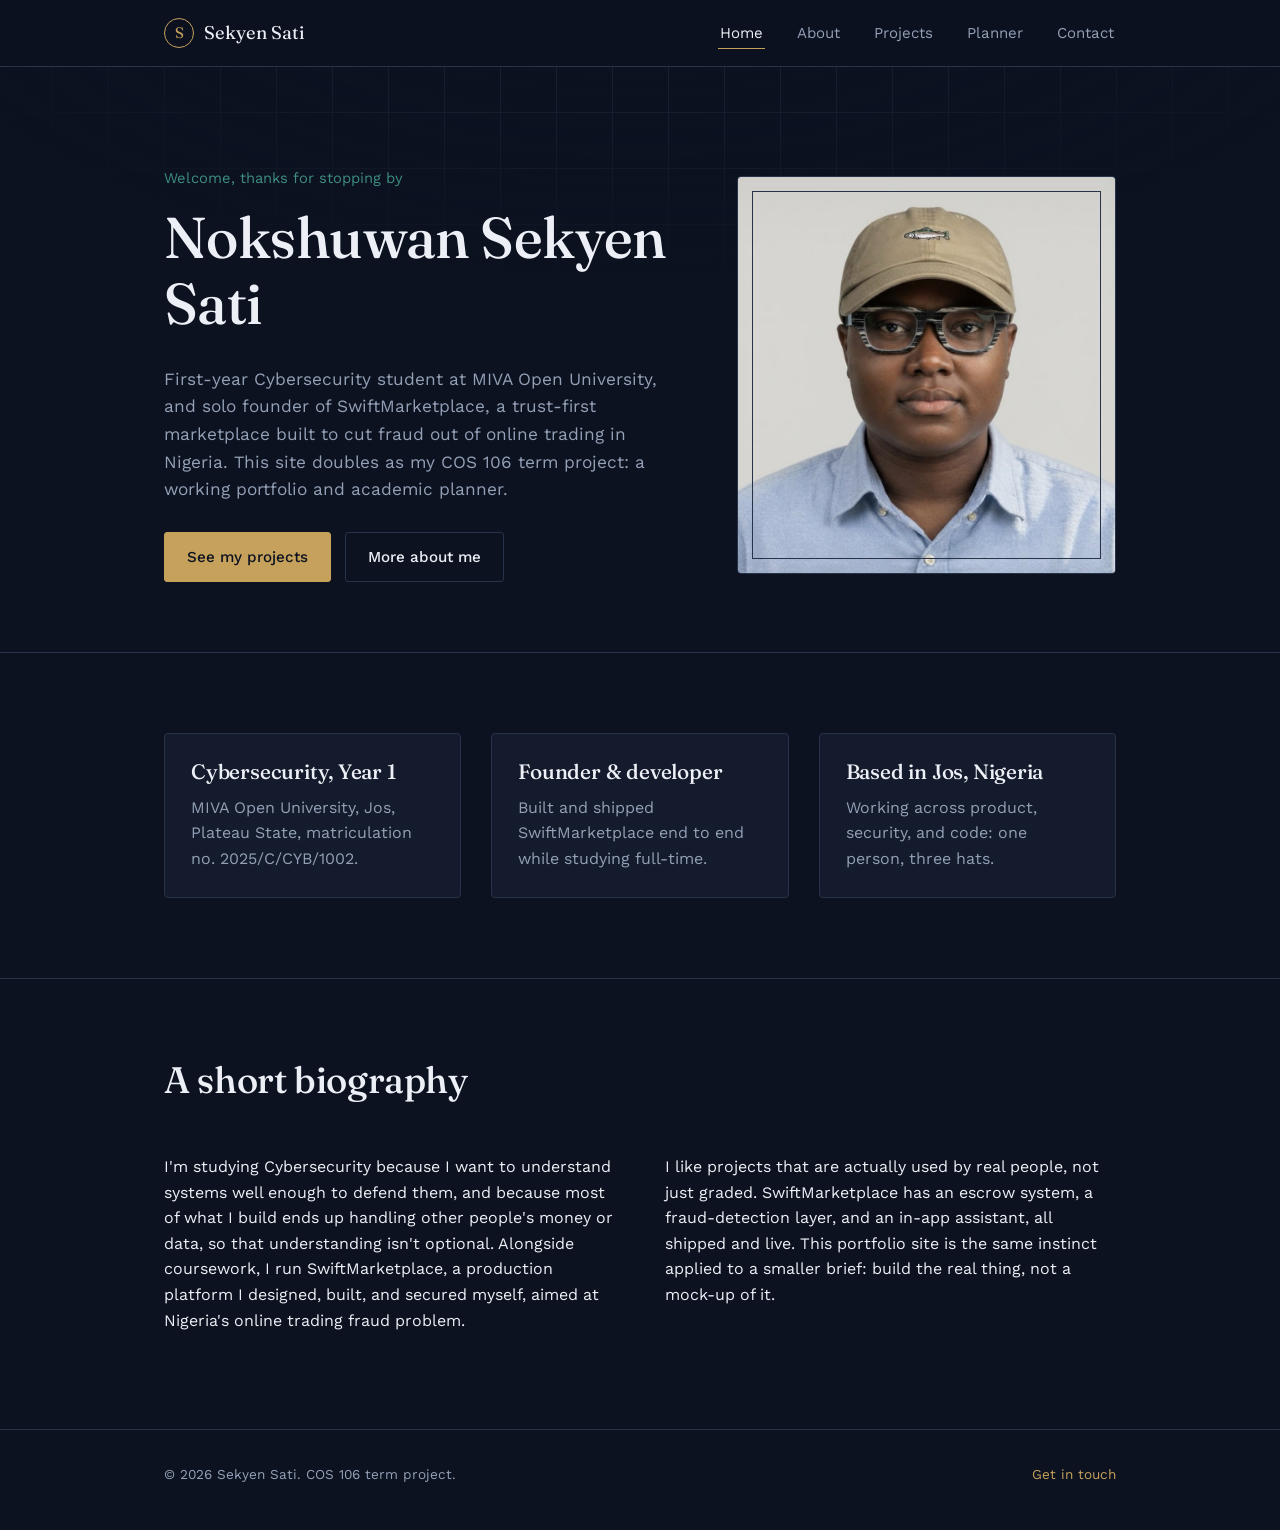
<file: index.html>
<!DOCTYPE html>
<html lang="en">
<head>
<meta charset="UTF-8">
<meta name="viewport" content="width=device-width, initial-scale=1.0">
<title>Sekyen Sati | Cybersecurity Student &amp; Founder</title>
<meta name="description" content="Academic portfolio of Nokshuwan Sekyen Sati, Cybersecurity student at MIVA Open University and founder of SwiftMarketplace.">
<link rel="stylesheet" href="style.css">
</head>
<body>

<header class="site">
  <div class="nav-row">
    <a href="index.html" class="brand"><span class="mark">S</span> Sekyen Sati</a>
    <button class="nav-toggle" aria-label="Toggle navigation" aria-expanded="false">&#9776;</button>
    <nav class="primary">
      <ul>
        <li><a href="index.html">Home</a></li>
        <li><a href="about.html">About</a></li>
        <li><a href="projects.html">Projects</a></li>
        <li><a href="planner.html">Planner</a></li>
        <li><a href="contact.html">Contact</a></li>
      </ul>
    </nav>
  </div>
</header>

<main>
<section class="hero">
  <div class="hero-fade">
    <p class="eyebrow-line">Welcome, thanks for stopping by</p>
    <h1>Nokshuwan Sekyen Sati</h1>
    <p class="lede">First-year Cybersecurity student at MIVA Open University, and solo founder of
    SwiftMarketplace, a trust-first marketplace built to cut fraud out of online trading in Nigeria.
    This site doubles as my COS 106 term project: a working portfolio and academic planner.</p>
    <div class="hero-actions">
      <a class="btn" href="projects.html">See my projects</a>
      <a class="btn ghost" href="about.html">More about me</a>
    </div>
  </div>
  <div class="avatar-frame hero-fade d2">
    <img src="photo.jpg" onerror="this.onerror=null;this.src='avatar.svg';this.classList.add('placeholder');" alt="Photograph of Nokshuwan Sekyen Sati">
  </div>
</section>

<section class="bordered-top">
  <div class="wrap">
    <div class="grid-3">
      <div class="card">
        <h3>Cybersecurity, Year 1</h3>
        <p style="color:var(--paper-dim); margin:0;">MIVA Open University, Jos, Plateau State, matriculation no. 2025/C/CYB/1002.</p>
      </div>
      <div class="card">
        <h3>Founder &amp; developer</h3>
        <p style="color:var(--paper-dim); margin:0;">Built and shipped SwiftMarketplace end to end while studying full-time.</p>
      </div>
      <div class="card">
        <h3>Based in Jos, Nigeria</h3>
        <p style="color:var(--paper-dim); margin:0;">Working across product, security, and code: one person, three hats.</p>
      </div>
    </div>
  </div>
</section>

<section class="bordered-top">
  <div class="wrap">
    <div class="section-head">
      <h2>A short biography</h2>
    </div>
    <div class="grid-2">
      <div>
        <p>I'm studying Cybersecurity because I want to understand systems well enough to defend
        them, and because most of what I build ends up handling other people's money or data, so
        that understanding isn't optional. Alongside coursework, I run SwiftMarketplace, a
        production platform I designed, built, and secured myself, aimed at Nigeria's online
        trading fraud problem.</p>
      </div>
      <div>
        <p>I like projects that are actually used by real people, not just graded. SwiftMarketplace
        has an escrow system, a fraud-detection layer, and an in-app assistant, all shipped and
        live. This portfolio site is the same instinct applied to a smaller brief: build the real
        thing, not a mock-up of it.</p>
      </div>
    </div>
  </div>
</section>
</main>

<footer class="site">
  <div class="wrap">
    <span>&copy; <span id="year"></span> Sekyen Sati. COS 106 term project.</span>
    <span><a href="contact.html">Get in touch</a></span>
  </div>
</footer>

<script src="main.js"></script>
</body>
</html>
</file>
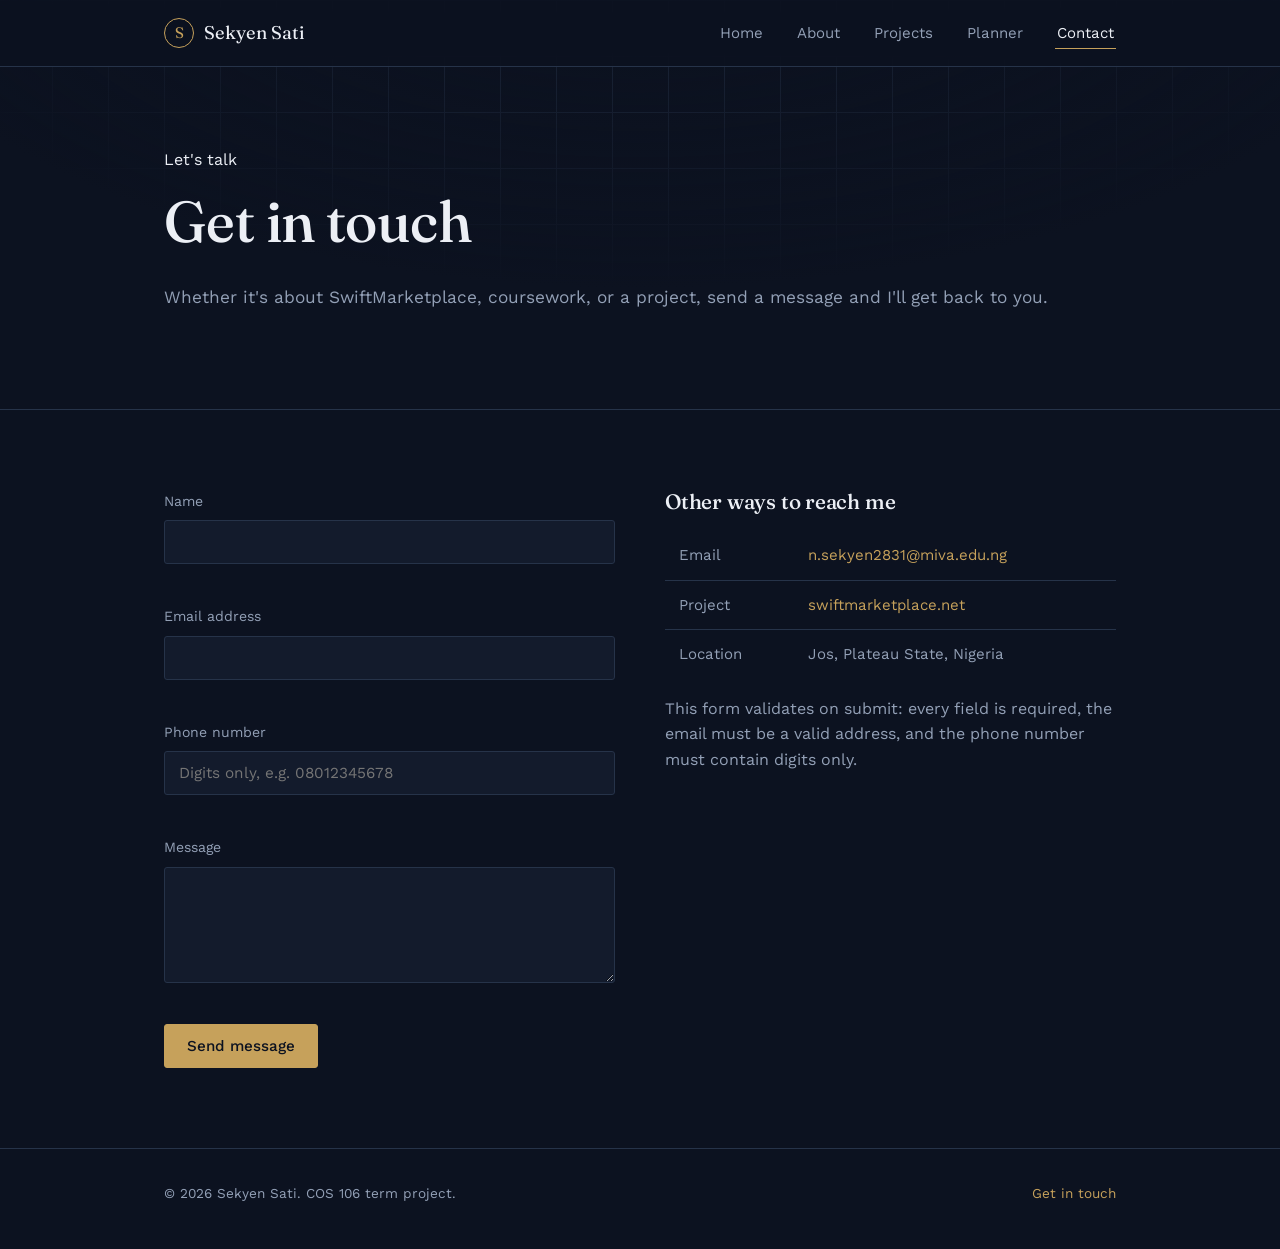
<file: contact.html>
<!DOCTYPE html>
<html lang="en">
<head>
<meta charset="UTF-8">
<meta name="viewport" content="width=device-width, initial-scale=1.0">
<title>Contact | Sekyen Sati</title>
<meta name="description" content="Get in touch with Sekyen Sati. Validated contact form.">
<link rel="stylesheet" href="style.css">
</head>
<body>

<header class="site">
  <div class="nav-row">
    <a href="index.html" class="brand"><span class="mark">S</span> Sekyen Sati</a>
    <button class="nav-toggle" aria-label="Toggle navigation" aria-expanded="false">&#9776;</button>
    <nav class="primary">
      <ul>
        <li><a href="index.html">Home</a></li>
        <li><a href="about.html">About</a></li>
        <li><a href="projects.html">Projects</a></li>
        <li><a href="planner.html">Planner</a></li>
        <li><a href="contact.html">Contact</a></li>
      </ul>
    </nav>
  </div>
</header>

<main>
<section>
  <div class="wrap">
    <p class="eyebrow-line">Let's talk</p>
    <h1>Get in touch</h1>
    <p class="lede">Whether it's about SwiftMarketplace, coursework, or a project, send a message
    and I'll get back to you.</p>
  </div>
</section>

<section class="bordered-top">
  <div class="wrap">
    <div class="grid-2">
      <div>
        <form class="contact-form" id="contact-form" novalidate>
          <div class="field">
            <label for="name">Name</label>
            <input type="text" id="name" name="name" autocomplete="name">
            <span class="msg"></span>
          </div>
          <div class="field">
            <label for="email">Email address</label>
            <input type="email" id="email" name="email" autocomplete="email">
            <span class="msg"></span>
          </div>
          <div class="field">
            <label for="phone">Phone number</label>
            <input type="tel" id="phone" name="phone" placeholder="Digits only, e.g. 08012345678" autocomplete="tel">
            <span class="msg"></span>
          </div>
          <div class="field">
            <label for="message">Message</label>
            <textarea id="message" name="message" rows="5"></textarea>
            <span class="msg"></span>
          </div>
          <div>
            <button type="submit" class="btn">Send message</button>
          </div>
          <div id="form-status" class="form-status" role="status" aria-live="polite"></div>
        </form>
      </div>

      <div>
        <h3>Other ways to reach me</h3>
        <table>
          <tbody>
            <tr><td>Email</td><td><a href="mailto:n.sekyen2831@miva.edu.ng">n.sekyen2831@miva.edu.ng</a></td></tr>
            <tr><td>Project</td><td><a href="https://swiftmarketplace.net" target="_blank" rel="noopener">swiftmarketplace.net</a></td></tr>
            <tr><td>Location</td><td>Jos, Plateau State, Nigeria</td></tr>
          </tbody>
        </table>
        <p style="color:var(--paper-dim);">This form validates on submit: every field is required,
        the email must be a valid address, and the phone number must contain digits only.</p>
      </div>
    </div>
  </div>
</section>
</main>

<footer class="site">
  <div class="wrap">
    <span>&copy; <span id="year"></span> Sekyen Sati. COS 106 term project.</span>
    <span><a href="contact.html">Get in touch</a></span>
  </div>
</footer>

<script src="main.js"></script>
<script src="contact.js"></script>
</body>
</html>
</file>
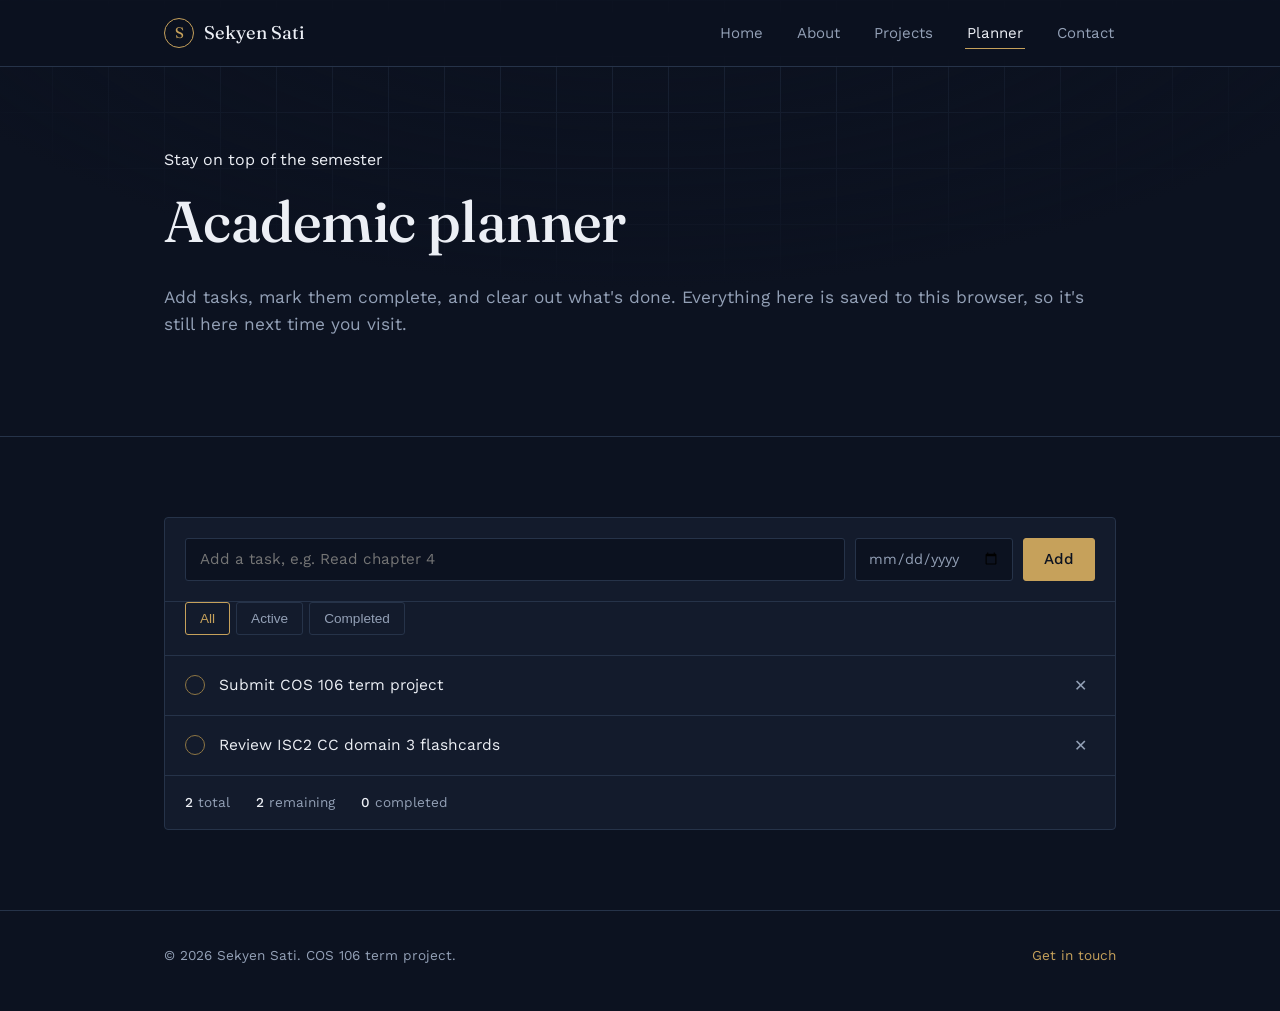
<file: planner.html>
<!DOCTYPE html>
<html lang="en">
<head>
<meta charset="UTF-8">
<meta name="viewport" content="width=device-width, initial-scale=1.0">
<title>Academic Planner | Sekyen Sati</title>
<meta name="description" content="Interactive academic planner: add, complete, and delete tasks.">
<link rel="stylesheet" href="style.css">
</head>
<body>

<header class="site">
  <div class="nav-row">
    <a href="index.html" class="brand"><span class="mark">S</span> Sekyen Sati</a>
    <button class="nav-toggle" aria-label="Toggle navigation" aria-expanded="false">&#9776;</button>
    <nav class="primary">
      <ul>
        <li><a href="index.html">Home</a></li>
        <li><a href="about.html">About</a></li>
        <li><a href="projects.html">Projects</a></li>
        <li><a href="planner.html">Planner</a></li>
        <li><a href="contact.html">Contact</a></li>
      </ul>
    </nav>
  </div>
</header>

<main>
<section>
  <div class="wrap">
    <p class="eyebrow-line">Stay on top of the semester</p>
    <h1>Academic planner</h1>
    <p class="lede">Add tasks, mark them complete, and clear out what's done. Everything here is
    saved to this browser, so it's still here next time you visit.</p>
  </div>
</section>

<section class="bordered-top">
  <div class="wrap">
    <div class="planner-shell">
      <div class="planner-toolbar">
        <form id="task-form">
          <label for="task-input" class="visually-hidden" style="position:absolute;left:-9999px;">New task</label>
          <input type="text" id="task-input" placeholder="Add a task, e.g. Read chapter 4" required maxlength="120">
          <input type="date" id="task-due" aria-label="Due date (optional)">
          <button type="submit" class="btn" style="padding:11px 20px;">Add</button>
        </form>
      </div>

      <div class="planner-toolbar" style="border-top:none; padding-top:0;">
        <div class="filters">
          <button type="button" data-filter="all" class="active">All</button>
          <button type="button" data-filter="active">Active</button>
          <button type="button" data-filter="completed">Completed</button>
        </div>
      </div>

      <ul id="task-list"></ul>
      <div id="planner-empty" class="planner-empty" style="display:none;">
        Nothing here yet. Add a task above to get started.
      </div>

      <div class="planner-stats">
        <span><strong id="stat-total">0</strong> total</span>
        <span><strong id="stat-left">0</strong> remaining</span>
        <span><strong id="stat-done">0</strong> completed</span>
      </div>
    </div>
  </div>
</section>
</main>

<footer class="site">
  <div class="wrap">
    <span>&copy; <span id="year"></span> Sekyen Sati. COS 106 term project.</span>
    <span><a href="contact.html">Get in touch</a></span>
  </div>
</footer>

<script src="main.js"></script>
<script src="planner.js"></script>
</body>
</html>
</file>
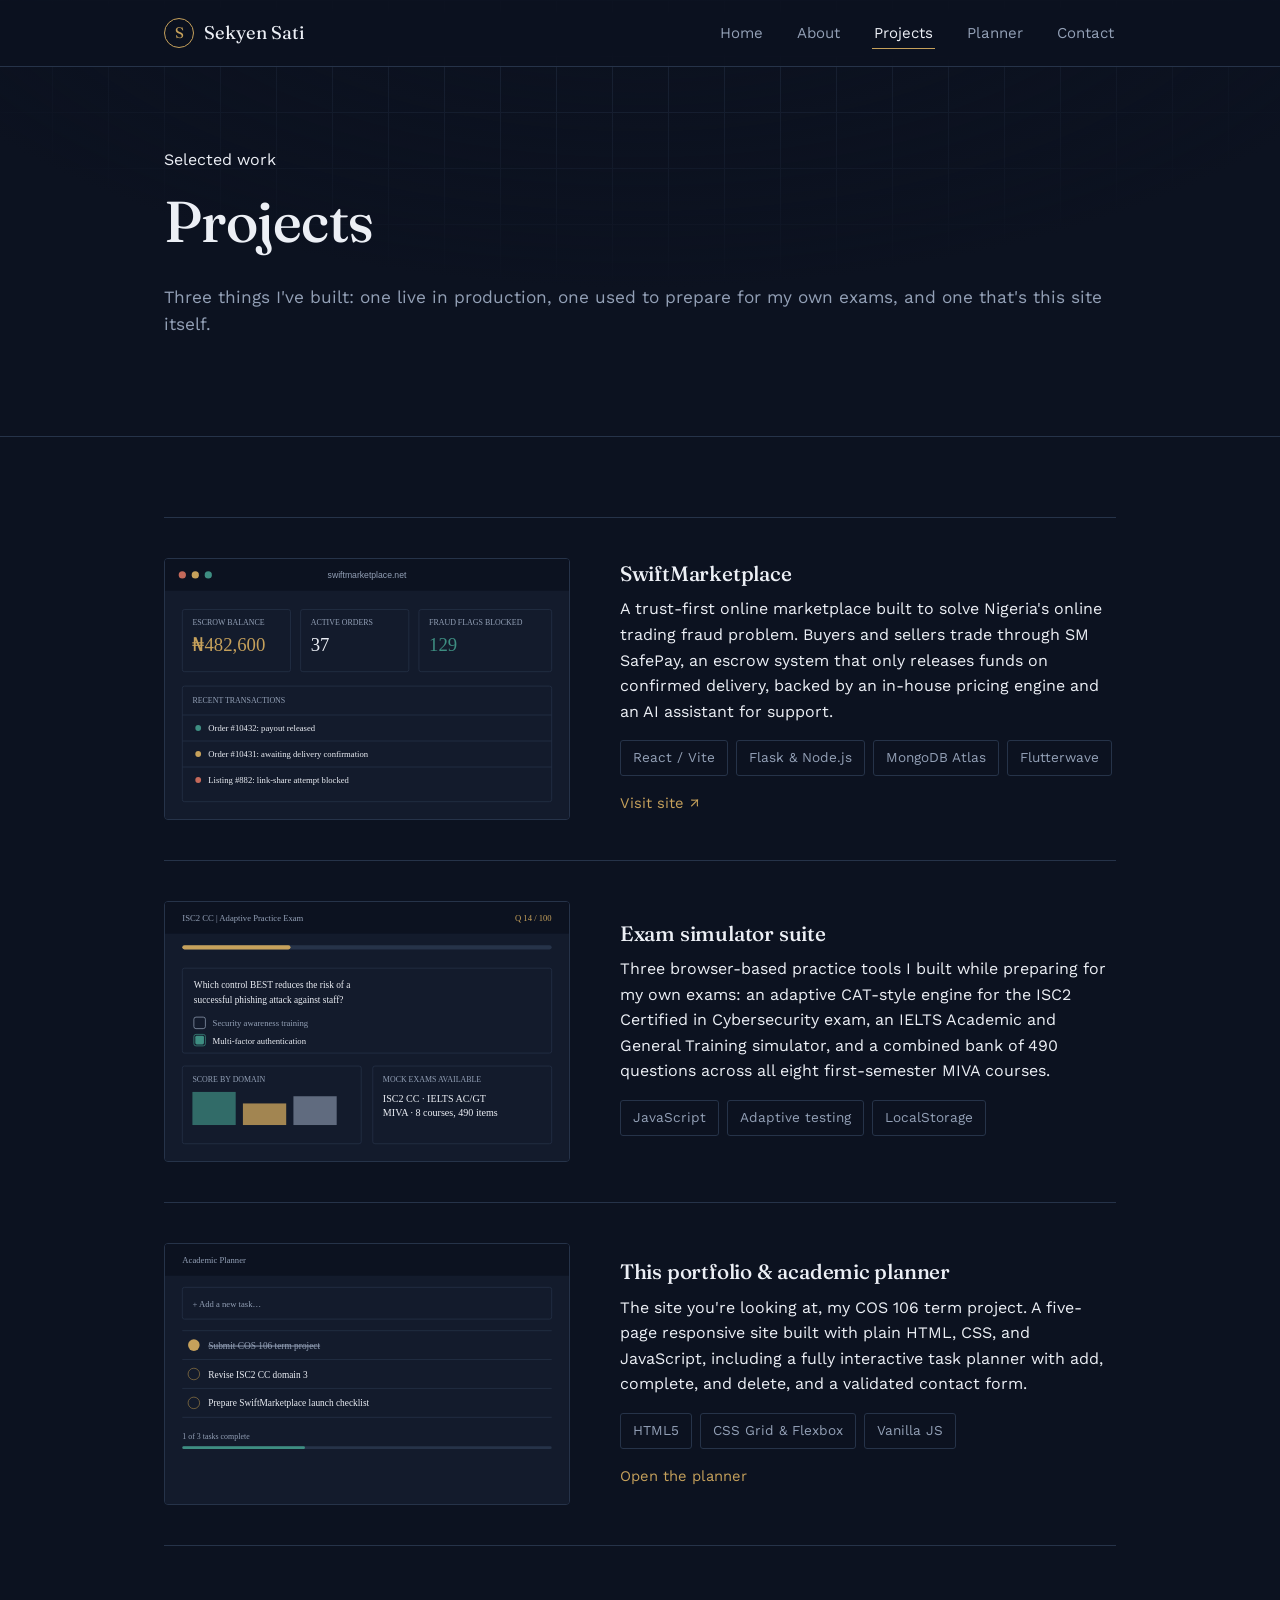
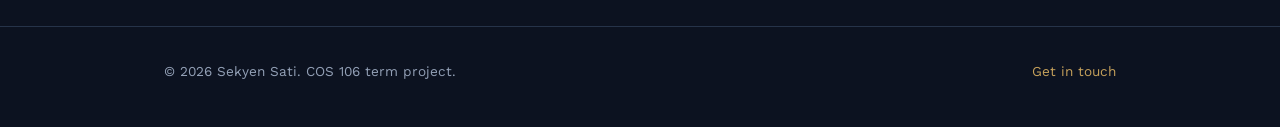
<file: projects.html>
<!DOCTYPE html>
<html lang="en">
<head>
<meta charset="UTF-8">
<meta name="viewport" content="width=device-width, initial-scale=1.0">
<title>Projects | Sekyen Sati</title>
<meta name="description" content="Three projects: SwiftMarketplace, the exam simulator suite, and this portfolio and planner.">
<link rel="stylesheet" href="style.css">
</head>
<body>

<header class="site">
  <div class="nav-row">
    <a href="index.html" class="brand"><span class="mark">S</span> Sekyen Sati</a>
    <button class="nav-toggle" aria-label="Toggle navigation" aria-expanded="false">&#9776;</button>
    <nav class="primary">
      <ul>
        <li><a href="index.html">Home</a></li>
        <li><a href="about.html">About</a></li>
        <li><a href="projects.html">Projects</a></li>
        <li><a href="planner.html">Planner</a></li>
        <li><a href="contact.html">Contact</a></li>
      </ul>
    </nav>
  </div>
</header>

<main>
<section>
  <div class="wrap">
    <p class="eyebrow-line">Selected work</p>
    <h1>Projects</h1>
    <p class="lede">Three things I've built: one live in production, one used to prepare for my own
    exams, and one that's this site itself.</p>
  </div>
</section>

<section class="bordered-top">
  <div class="wrap">

    <article class="project-row">
      <div class="shot">
        <img src="project-swiftmarketplace.svg" alt="Mockup of the SwiftMarketplace escrow dashboard showing balance, active orders, and blocked fraud flags">
      </div>
      <div>
        <h3>SwiftMarketplace</h3>
        <p>A trust-first online marketplace built to solve Nigeria's online trading fraud problem.
        Buyers and sellers trade through SM SafePay, an escrow system that only releases funds on
        confirmed delivery, backed by an in-house pricing engine and an AI assistant for support.</p>
        <div class="project-meta">
          <ul class="tag-list"><li>React / Vite</li><li>Flask &amp; Node.js</li><li>MongoDB Atlas</li><li>Flutterwave</li></ul>
        </div>
        <div class="project-links">
          <a href="https://swiftmarketplace.net" target="_blank" rel="noopener">Visit site &#8599;</a>
        </div>
      </div>
    </article>

    <article class="project-row">
      <div class="shot">
        <img src="project-examsim.svg" alt="Mockup of an adaptive practice exam interface with a question, answer choices, and a domain score chart">
      </div>
      <div>
        <h3>Exam simulator suite</h3>
        <p>Three browser-based practice tools I built while preparing for my own exams: an adaptive
        CAT-style engine for the ISC2 Certified in Cybersecurity exam, an IELTS Academic and
        General Training simulator, and a combined bank of 490 questions across all eight
        first-semester MIVA courses.</p>
        <div class="project-meta">
          <ul class="tag-list"><li>JavaScript</li><li>Adaptive testing</li><li>LocalStorage</li></ul>
        </div>
      </div>
    </article>

    <article class="project-row">
      <div class="shot">
        <img src="project-portfolio.svg" alt="Mockup of the academic planner task list used on this site">
      </div>
      <div>
        <h3>This portfolio &amp; academic planner</h3>
        <p>The site you're looking at, my COS 106 term project. A five-page responsive site built
        with plain HTML, CSS, and JavaScript, including a fully interactive task planner with
        add, complete, and delete, and a validated contact form.</p>
        <div class="project-meta">
          <ul class="tag-list"><li>HTML5</li><li>CSS Grid &amp; Flexbox</li><li>Vanilla JS</li></ul>
        </div>
        <div class="project-links">
          <a href="planner.html">Open the planner</a>
        </div>
      </div>
    </article>

  </div>
</section>
</main>

<footer class="site">
  <div class="wrap">
    <span>&copy; <span id="year"></span> Sekyen Sati. COS 106 term project.</span>
    <span><a href="contact.html">Get in touch</a></span>
  </div>
</footer>

<script src="main.js"></script>
</body>
</html>
</file>
<file: style.css>
/* Main colours and fonts */

@import url('https://fonts.googleapis.com/css2?family=Fraunces:opsz,wght@9..144,400;9..144,500;9..144,600&family=Work+Sans:wght@400;500;600&display=swap');

:root{
  --ink: #0C1220;
  --ink-raised: #131B2C;
  --ink-line: #263349;
  --paper: #ECEFF5;
  --paper-dim: #93A0B6;
  --brass: #C6A15B;
  --brass-dim: #8E7644;
  --teal: #3E8E82;
  --danger: #C4695A;

  --serif: 'Fraunces', 'Iowan Old Style', Georgia, serif;
  --sans: 'Work Sans', -apple-system, 'Segoe UI', sans-serif;

  --max: 1080px;
  --gutter: clamp(20px, 5vw, 64px);
}

*, *::before, *::after{ box-sizing: border-box; }

html{ scroll-behavior: smooth; }

body{
  margin:0;
  background: var(--ink);
  color: var(--paper);
  font-family: var(--sans);
  font-size: 16px;
  line-height: 1.6;
  -webkit-font-smoothing: antialiased;
}

/* Background grid */
body{
  background-image:
    linear-gradient(var(--ink-line) 1px, transparent 1px),
    linear-gradient(90deg, var(--ink-line) 1px, transparent 1px);
  background-size: 56px 56px;
  background-position: center top;
  background-attachment: fixed;
  position: relative;
}
body::before{
  content:"";
  position: fixed; inset:0;
  background: radial-gradient(ellipse 90% 60% at 50% -10%, rgba(12,18,32,0.2), var(--ink) 70%);
  pointer-events:none;
  z-index:0;
}

h1,h2,h3,h4{
  font-family: var(--serif);
  font-weight: 500;
  line-height: 1.15;
  margin: 0 0 0.5em;
  letter-spacing: -0.01em;
  color: var(--paper);
}
h1{ font-size: clamp(2.4rem, 5vw, 3.6rem); font-weight: 500; }
h2{ font-size: clamp(1.7rem, 3vw, 2.3rem); }
h3{ font-size: 1.3rem; }

p{ margin: 0 0 1em; color: var(--paper); }
p.lede{ color: var(--paper-dim); font-size: 1.08rem; }

a{ color: var(--brass); text-decoration: none; }
a:hover{ text-decoration: underline; text-underline-offset: 3px; }

ul, ol{ padding-left: 1.2em; }
li{ margin-bottom: 0.4em; }

code{ font-size: 0.9em; color: var(--brass); }

::selection{ background: var(--brass-dim); color: var(--ink); }

:focus-visible{
  outline: 2px solid var(--brass);
  outline-offset: 3px;
}

img{ max-width: 100%; display: block; }

.wrap{
  max-width: var(--max);
  margin: 0 auto;
  padding: 0 var(--gutter);
  position: relative;
  z-index: 1;
}

main, footer.site{ position: relative; z-index: 1; }

/* Header and navigation */
header.site{
  position: sticky; top:0; z-index: 40;
  background: rgba(12,18,32,0.86);
  backdrop-filter: blur(10px);
  border-bottom: 1px solid var(--ink-line);
}
.nav-row{
  max-width: var(--max);
  margin: 0 auto;
  padding: 18px var(--gutter);
  display:flex; align-items:center; justify-content:space-between;
}
.brand{
  font-family: var(--serif);
  font-size: 1.15rem;
  color: var(--paper);
  display:flex; align-items:center; gap:10px;
}
.brand .mark{
  width: 30px; height:30px;
  border: 1px solid var(--brass);
  border-radius: 50%;
  display:flex; align-items:center; justify-content:center;
  font-family: var(--serif);
  color: var(--brass);
  font-size: 0.95rem;
}
.brand:hover{ text-decoration:none; }

nav.primary ul{
  list-style:none; margin:0; padding:0;
  display:flex; gap: clamp(14px, 2.4vw, 30px);
}
nav.primary li{ margin:0; }
nav.primary a{
  color: var(--paper-dim);
  font-size: 0.94rem;
  padding: 6px 2px;
  border-bottom: 1px solid transparent;
}
nav.primary a:hover{ color: var(--paper); text-decoration:none; }
nav.primary a.active{
  color: var(--paper);
  border-bottom-color: var(--brass);
}

.nav-toggle{
  display:none;
  background:none; border:1px solid var(--ink-line);
  color: var(--paper); width:38px; height:38px; border-radius:6px;
  font-size: 1.1rem; cursor:pointer;
}

@media (max-width: 720px){
  .nav-toggle{ display:block; }
  nav.primary{
    position:absolute; top:100%; left:0; right:0;
    background: var(--ink-raised);
    border-bottom: 1px solid var(--ink-line);
    max-height:0; overflow:hidden;
    transition: max-height 0.25s ease;
  }
  nav.primary.open{ max-height: 320px; }
  nav.primary ul{ flex-direction:column; padding: 10px var(--gutter) 20px; gap:0; }
  nav.primary li{ border-bottom: 1px solid var(--ink-line); }
  nav.primary a{ display:block; padding: 14px 0; }
}

/* Hero section */
.hero{
  max-width: var(--max);
  margin: 0 auto;
  padding: clamp(48px, 9vw, 100px) var(--gutter) clamp(40px, 6vw, 70px);
  display:grid;
  grid-template-columns: 1.15fr 0.85fr;
  gap: clamp(30px, 5vw, 60px);
  align-items:center;
}
.hero .eyebrow-line{
  color: var(--teal);
  font-size: 0.92rem;
  margin-bottom: 14px;
}
.hero p.lede{ max-width: 46ch; }
.hero-actions{ display:flex; gap:14px; margin-top: 28px; flex-wrap:wrap; }

.btn{
  display:inline-block;
  padding: 12px 22px;
  border-radius: 3px;
  font-size: 0.95rem;
  font-weight:500;
  border: 1px solid var(--brass);
  color: var(--ink);
  background: var(--brass);
  cursor: pointer;
  font-family: var(--sans);
  transition: background 0.15s ease, color 0.15s ease, transform 0.15s ease;
}
.btn:hover{ background: transparent; color: var(--brass); text-decoration:none; }
.btn.ghost{
  background: transparent; color: var(--paper); border-color: var(--ink-line);
}
.btn.ghost:hover{ border-color: var(--paper-dim); color: var(--paper); }

.avatar-frame{
  aspect-ratio: 1/1.05;
  border: 1px solid var(--ink-line);
  border-radius: 4px;
  display:flex; align-items:center; justify-content:center;
  background: var(--ink-raised);
  position: relative;
  overflow:hidden;
}
.avatar-frame img{ width:100%; height:100%; object-fit:cover; }
.avatar-frame img.placeholder{ width: 78%; height: 78%; object-fit: contain; }
.avatar-frame::after{
  content:"";
  position:absolute; inset:0;
  border: 1px solid var(--ink-line);
  margin: 14px;
  pointer-events:none;
}

/* General sections */
section{ padding: clamp(40px, 7vw, 80px) 0; }
section.hero{ padding-top: clamp(48px, 9vw, 100px); }
section.bordered-top{ border-top: 1px solid var(--ink-line); }

.section-head{
  display:flex; align-items:baseline; justify-content:space-between;
  gap: 20px; margin-bottom: 34px; flex-wrap:wrap;
}
.section-head .index{
  font-family: var(--serif); color: var(--brass-dim); font-size: 0.95rem;
}

.grid-2{ display:grid; grid-template-columns: 1fr 1fr; gap: clamp(24px,4vw,50px); }
.grid-3{ display:grid; grid-template-columns: repeat(3,1fr); gap: clamp(18px,3vw,30px); }
@media (max-width: 860px){
  .grid-2, .grid-3{ grid-template-columns: 1fr; }
  .hero{ grid-template-columns: 1fr; }
  .avatar-frame{ max-width: 280px; order:-1; }
}

.card{
  border: 1px solid var(--ink-line);
  border-radius: 4px;
  padding: 26px;
  background: var(--ink-raised);
}

.tag-list{ list-style:none; padding:0; margin:0; display:flex; flex-wrap:wrap; gap:8px; }
.tag-list li{
  margin:0;
  border: 1px solid var(--ink-line);
  color: var(--paper-dim);
  font-size: 0.85rem;
  padding: 6px 12px;
  border-radius: 3px;
}

table{ width:100%; border-collapse: collapse; margin: 1.2em 0; font-size: 0.94rem; }
th, td{ text-align:left; padding: 12px 14px; border-bottom: 1px solid var(--ink-line); }
th{ color: var(--brass); font-weight:500; font-family: var(--serif); }
td{ color: var(--paper-dim); }
tr:last-child td{ border-bottom: none; }

/* Projects */
.project-row{
  display:grid;
  grid-template-columns: 0.9fr 1.1fr;
  gap: clamp(24px,4vw,50px);
  padding: 40px 0;
  border-top: 1px solid var(--ink-line);
  align-items:center;
}
.project-row:last-child{ border-bottom: 1px solid var(--ink-line); }
.project-row .shot{
  border:1px solid var(--ink-line); border-radius:4px;
  overflow:hidden; background: var(--ink-raised);
}
.project-meta{ display:flex; gap:10px; margin: 14px 0 6px; flex-wrap:wrap; }
.project-links{ margin-top: 16px; display:flex; gap:18px; font-size:0.92rem; }
@media (max-width: 860px){ .project-row{ grid-template-columns:1fr; } }

/* Planner */
.planner-shell{
  border: 1px solid var(--ink-line);
  border-radius: 4px;
  background: var(--ink-raised);
  overflow:hidden;
}
.planner-toolbar{
  display:flex; gap:12px; padding: 20px;
  border-bottom: 1px solid var(--ink-line);
  flex-wrap:wrap;
}
#task-form{ display:flex; gap:10px; flex:1; min-width:240px; flex-wrap:wrap; }
#task-input{
  flex:1; min-width:160px; background: var(--ink); border:1px solid var(--ink-line);
  color: var(--paper); padding: 11px 14px; border-radius:3px; font-family: var(--sans); font-size:0.95rem;
}
#task-input:focus{ outline:none; border-color: var(--brass); }
#task-due{
  background: var(--ink); border:1px solid var(--ink-line);
  color: var(--paper-dim); padding: 11px 12px; border-radius:3px; font-family: var(--sans); font-size: 0.9rem;
}
.filters{ display:flex; gap:6px; }
.filters button{
  background:none; border:1px solid var(--ink-line); color: var(--paper-dim);
  padding: 8px 14px; border-radius:3px; font-size:0.85rem; cursor:pointer;
}
.filters button.active{ border-color: var(--brass); color: var(--brass); }

#task-list{ list-style:none; margin:0; padding:0; }
.task{
  display:flex; align-items:center; gap:14px;
  padding: 16px 20px; border-bottom: 1px solid var(--ink-line);
  margin:0;
}
.task:last-child{ border-bottom:none; }
.task .check{
  width:20px; height:20px; border-radius:50%;
  border: 1px solid var(--brass-dim);
  background:none; padding:0;
  cursor:pointer; flex-shrink:0;
  display:flex; align-items:center; justify-content:center;
  color: transparent; font-size:0.7rem;
  transition: background 0.15s ease, color 0.15s ease;
}
.task.done .check{ background: var(--brass); color: var(--ink); }
.task .body{ flex:1; min-width:0; }
.task .title{ font-size:0.97rem; }
.task.done .title{ color: var(--paper-dim); text-decoration: line-through; }
.task .due{ font-size:0.8rem; color: var(--paper-dim); margin-top:2px; }
.task .del{
  background:none; border:none; color: var(--paper-dim);
  cursor:pointer; font-size:1rem; padding:4px 8px;
}
.task .del:hover{ color: var(--danger); }
.planner-empty{ padding: 50px 20px; text-align:center; color: var(--paper-dim); }
.planner-stats{
  display:flex; gap: 26px; padding: 16px 20px;
  border-top: 1px solid var(--ink-line);
  font-size: 0.85rem; color: var(--paper-dim);
}
.planner-stats strong{ color: var(--paper); font-weight:500; }

/* Contact form */
form.contact-form{ display:grid; gap: 20px; max-width: 560px; }
.field{ display:flex; flex-direction:column; gap:8px; }
.field label{ font-size: 0.88rem; color: var(--paper-dim); }
.field input, .field textarea{
  background: var(--ink-raised); border: 1px solid var(--ink-line);
  color: var(--paper); padding: 12px 14px; border-radius:3px;
  font-family: var(--sans); font-size: 0.96rem; resize: vertical;
}
.field input:focus, .field textarea:focus{ outline:none; border-color: var(--brass); }
.field.error input, .field.error textarea{ border-color: var(--danger); }
.field .msg{ font-size: 0.82rem; color: var(--danger); min-height: 1em; }
.form-status{
  border-radius:4px; padding: 14px 16px; font-size: 0.92rem;
  display:none;
}
.form-status.ok{ display:block; border:1px solid var(--teal); color:#bfe4de; background: rgba(62,142,130,0.1); }
.form-status.bad{ display:block; border:1px solid var(--danger); color:#f0c7c0; background: rgba(196,105,90,0.1); }

/* Footer */
footer.site{
  border-top: 1px solid var(--ink-line);
  padding: 34px 0 44px;
  color: var(--paper-dim); font-size: 0.85rem;
}
footer.site .wrap{ display:flex; justify-content:space-between; flex-wrap:wrap; gap:10px; }

/* Small entrance animation */
@media (prefers-reduced-motion: no-preference){
  .hero-fade{ animation: rise 0.7s ease both; }
  .hero-fade.d2{ animation-delay: 0.12s; }
  @keyframes rise{
    from{ opacity:0; transform: translateY(14px); }
    to{ opacity:1; transform: translateY(0); }
  }
}

.skill-bars{ display:grid; gap:16px; }
.skill-bar .row{ display:flex; justify-content:space-between; font-size:0.88rem; margin-bottom:6px; color: var(--paper-dim); }
.skill-bar .track{ height:4px; background: var(--ink-line); border-radius:2px; overflow:hidden; }
.skill-bar .fill{ height:100%; background: var(--brass); border-radius:2px; }

video.intro{
  width:100%; border:1px solid var(--ink-line); border-radius:4px; background:#000;
}
.avatar-frame img{ object-position: center 22%; }
</file>
